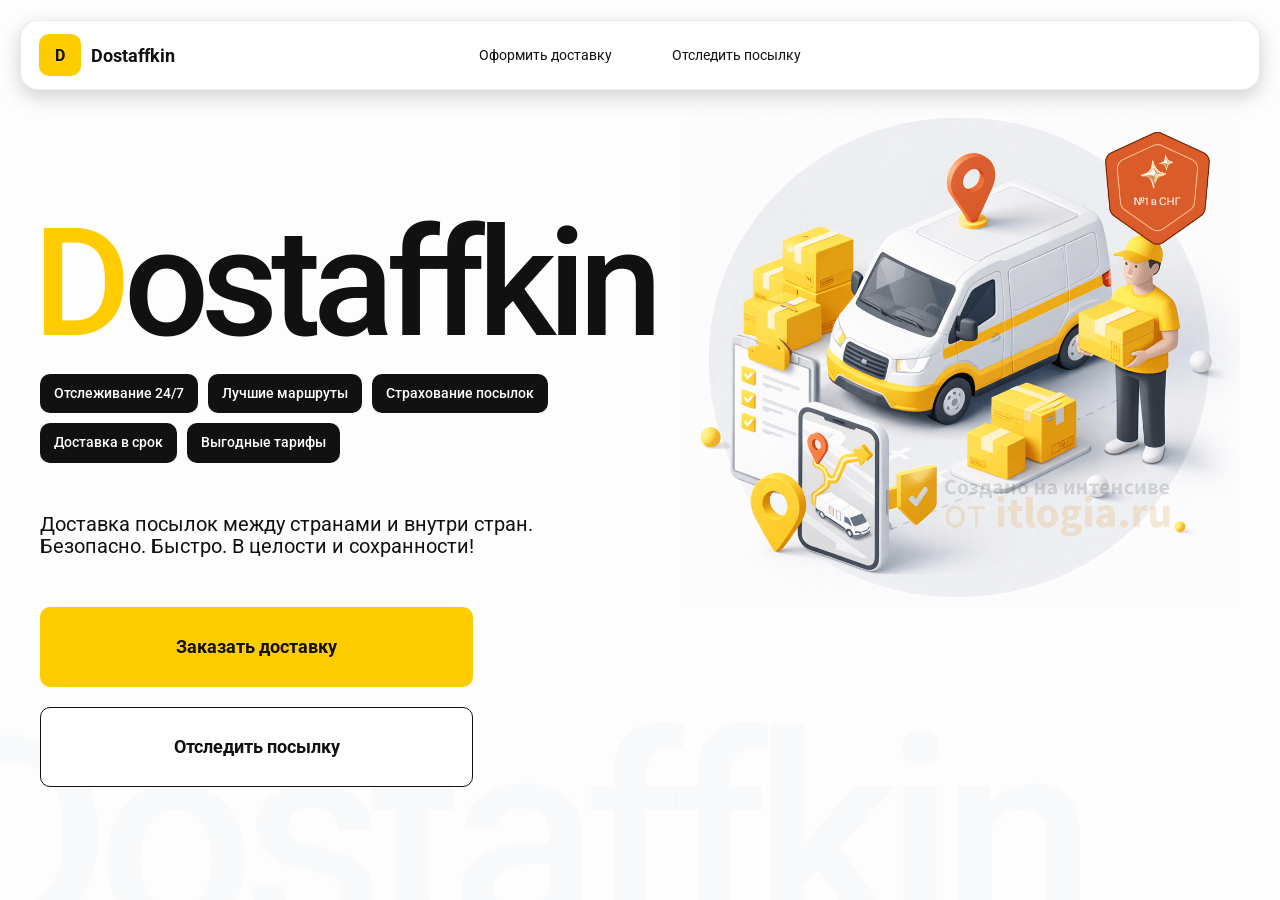
<file: index.html>
<!doctype html>
<html lang="ru">

<head>
    <meta charset="utf-8" />
    <meta name="viewport" content="width=device-width,initial-scale=1,maximum-scale=1,user-scalable=0" />

    <title>Dostaffkin — Доставка посылок между странами и внутри стран. Безопасно. Быстро. В целости и сохранности!
    </title>

    <link href="styles/base.css" rel="stylesheet" />
    <link href="styles/base_adaptive.css" rel="stylesheet" />

    <link href="styles/index.css" rel="stylesheet" />
    <link href="styles/index_adaptive.css" rel="stylesheet" />

</head>

<body>

    <div class="container">

        <header class="header">
            <a class="header-brand" href="#">
                <div class="header-logo">D</div>
                <div class="header-title">Dostaffkin</div>
            </a>

            <nav class="header-menu">
                <a class="header-link" href="./order.html">Оформить <span>доставку</span></a>
                <a class="header-link" href="./track.html">Отследить <span>посылку</span></a>
            </nav>


        </header>

        <main class="main">

            <section class="main-info">
                <div class="main-title">
                    <span>D</span>ostaffkin
                </div>

                <div class="main-features">
                    <div class="main-feature">Отслеживание 24/7</div>
                    <div class="main-feature">Лучшие маршруты</div>
                    <div class="main-feature">Страхование посылок</div>
                    <div class="main-feature">Доставка в срок</div>
                    <div class="main-feature">Выгодные тарифы</div>
                </div>

                <div class="main-description">
                    Доставка посылок между странами и внутри стран.
                    Безопасно. Быстро. В целости и сохранности!
                </div>

                <div class="main-actions">
                    <a class="button" type="button" href="./order.html">Заказать доставку</a>
                    <a class="button button-white" type="button" href="./track.html">Отследить посылку</a>
                </div>

            </section>
            <div class="main-title-ghost">Dostaffkin</div>
            <section class="main-image">
                <img src="images/main-image.png" alt="Main image" />
            </section>


        </main>




    </div>


</body>

</html>
</file>
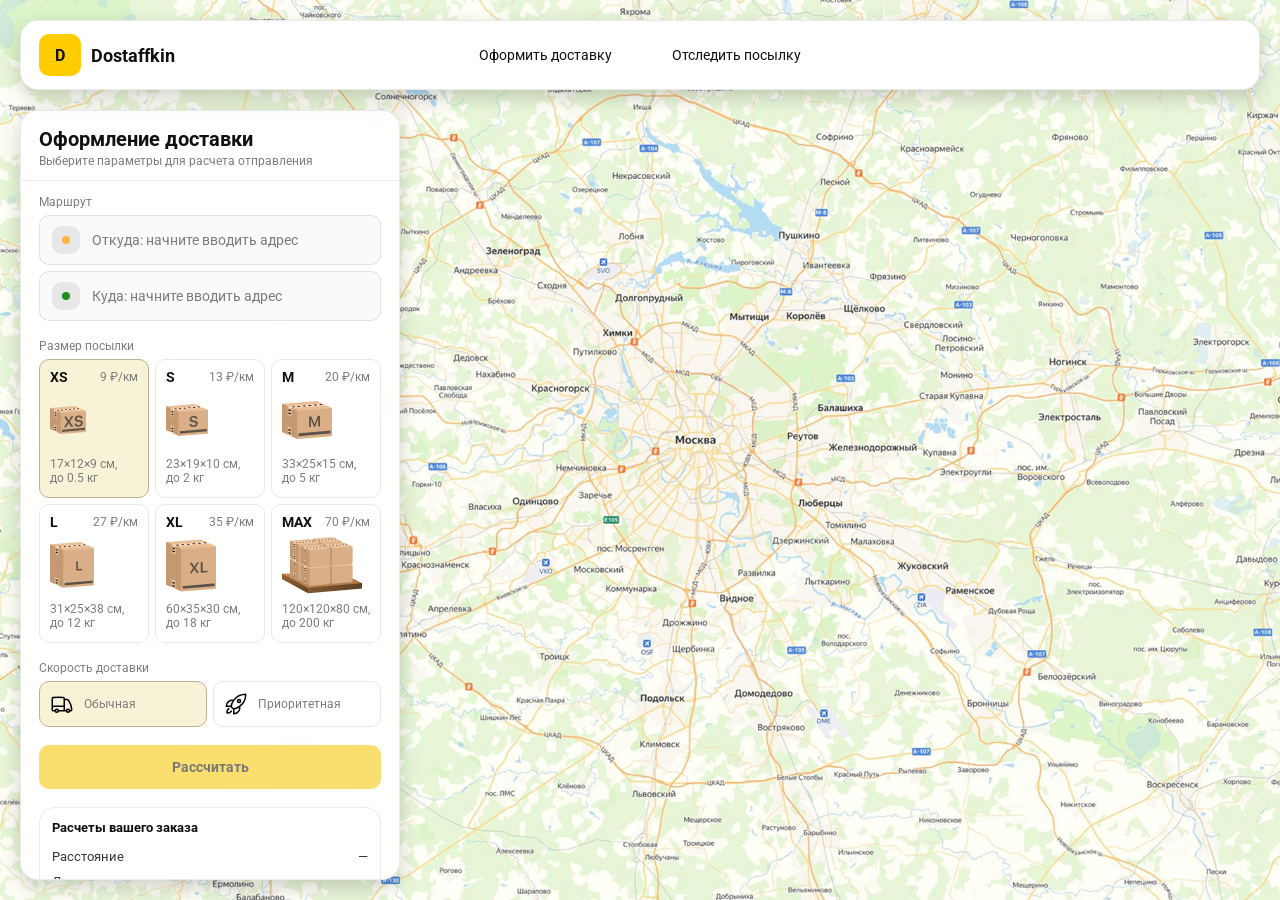
<file: order.html>
<!doctype html>
<html lang="ru">

<head>
    <meta charset="utf-8" />
    <meta name="viewport" content="width=device-width,initial-scale=1,maximum-scale=1,user-scalable=0" />
    <title>Оформление доставки</title>

    <link rel="stylesheet" href="styles/base.css" />
    <link rel="stylesheet" href="styles/base_adaptive.css" />

    <link rel="stylesheet" href="styles/order.css" />
    <link rel="stylesheet" href="styles/order_adaptive.css" />
</head>

<body>

    <div id="map"></div>


    <header class="header">
        <a class="header-brand" href="./index.html">
            <div class="header-logo">D</div>
            <div class="header-title">Dostaffkin</div>
        </a>

        <nav class="header-menu">
            <a class="header-link" href="#">Оформить <span>доставку</span></a>
            <a class="header-link" href="./track.html">Отследить <span>посылку</span></a>
        </nav>


    </header>

    <aside class="main" id="sidebar">

        <div class="main-header">
            <div class="main-title">Оформление доставки</div>
            <div class="main-text">Выберите параметры для расчета отправления</div>
        </div>

        <div class="main-content">

            <div class="main-route">
                <div class="main-block-title">Маршрут</div>
                <div class="main-fields">
                    <div class="main-field" id="fromField">
                        <div class="main-pin"></div>
                        <input id="from" placeholder="Откуда: начните вводить адрес" autocomplete="off" />
                        <div class="main-ac" id="fromAc" role="listbox" aria-label="Подсказки адресов"></div>
                    </div>

                    <div class="main-field" id="toField">
                        <div class="main-pin"></div>
                        <input id="to" placeholder="Куда: начните вводить адрес" autocomplete="off" />
                        <div class="main-ac" id="toAc" role="listbox" aria-label="Подсказки адресов"></div>
                    </div>
                </div>
            </div>

            <div class="main-package">
                <div class="main-block-title">Размер посылки</div>

                <div class="main-sizes">
                    <div class="main-size-card is-active" data-value="xs">
                        <div class="main-size-top">
                            <div class="main-size-label">XS</div>
                            <div class="main-size-rate">9 ₽/км</div>
                        </div>
                        <div class="main-size-media">
                            <img src="images/sizes/xs.png" alt="Короб XS" />
                        </div>
                        <div class="main-size-description">17×12×9 см,<br>до 0.5 кг</div>
                    </div>

                    <div class="main-size-card" data-value="s">
                        <div class="main-size-top">
                            <div class="main-size-label">S</div>
                            <div class="main-size-rate">13 ₽/км</div>
                        </div>
                        <div class="main-size-media">
                            <img src="images/sizes/s.png" alt="Короб S" />
                        </div>
                        <div class="main-size-description">23×19×10 см,<br>до 2 кг</div>
                    </div>

                    <div class="main-size-card" data-value="m">
                        <div class="main-size-top">
                            <div class="main-size-label">M</div>
                            <div class="main-size-rate">20 ₽/км</div>
                        </div>
                        <div class="main-size-media">
                            <img src="images/sizes/m.png" alt="Короб M" />
                        </div>
                        <div class="main-size-description">33×25×15 см,<br>до 5 кг</div>
                    </div>

                    <div class="main-size-card" data-value="l">
                        <div class="main-size-top">
                            <div class="main-size-label">L</div>
                            <div class="main-size-rate">27 ₽/км</div>
                        </div>
                        <div class="main-size-media">
                            <img src="images/sizes/l.png" alt="Короб L" />
                        </div>
                        <div class="main-size-description">31×25×38 см,<br>до 12 кг</div>
                    </div>

                    <div class="main-size-card" data-value="xl">
                        <div class="main-size-top">
                            <div class="main-size-label">XL</div>
                            <div class="main-size-rate">35 ₽/км</div>
                        </div>
                        <div class="main-size-media">
                            <img src="images/sizes/xl.png" alt="Короб XL" />
                        </div>
                        <div class="main-size-description">60×35×30 см,<br>до 18 кг</div>
                    </div>

                    <div class="main-size-card" data-value="max">
                        <div class="main-size-top">
                            <div class="main-size-label">MAX</div>
                            <div class="main-size-rate">70 ₽/км</div>
                        </div>
                        <div class="main-size-media main-size-media-palleta">
                            <img src="images/sizes/max.png" alt="Паллета" />
                        </div>
                        <div class="main-size-description">120×120×80 см,<br>до 200 кг</div>
                    </div>
                </div>
            </div>


            <div class="main-speed">
                <div class="main-block-title">Скорость доставки</div>

                <div class="main-speeds">
                    <div class="main-speed-card is-active" data-value="regular">
                        <img class="main-speed-media" src="images/icons/regular.svg" alt="Regular" />
                        <div class="main-speed-description">Обычная</div>
                    </div>
                    <div class="main-speed-card" data-value="fast">
                        <img class="main-speed-media" src="images/icons/fast.svg" alt="Fast" />
                        <div class="main-speed-description">Приоритетная</div>
                    </div>

                </div>
            </div>



            <div class="main-calculate-block">
                <button id="calc" class="button calculate-button" type="button" disabled>Рассчитать</button>
            </div>


            <div class="main-result" id="result">
                <div class="main-result-title">Расчеты вашего заказа</div>
                <div class="main-result-lines">
                    <div class="main-result-line"><span>Расстояние</span><span id="distanceValue">—</span></div>
                    <div class="main-result-line"><span>Доставим через</span><span id="durationValue">—</span></div>
                    <div class="main-result-line"><span>Тариф</span><span id="rateValue">—</span></div>
                </div>
                <div class="main-price">
                    <div class="main-price-label">Итого</div>
                    <div class="main-price-value" id="totalValue">—</div>
                </div>
            </div>



            <div class="main-order-box">
                <div class="main-order-form" id="orderForm">
                    <div class="main-order-title">Оформление доставки</div>
                    <div class="main-block-info-row">
                        <div class="main-block-title">Контакты</div>
                        <div class="order-fields">
                            <div class="main-field">
                                <input id="customerName" placeholder="Ваше имя" autocomplete="off" />
                            </div>
                            <div class="main-field">
                                <input id="customerPhone" placeholder="Ваш телефон" autocomplete="off"
                                    inputmode="tel" />
                            </div>
                        </div>
                    </div>
                    <div class="main-block-info-row extra-info">
                        <div class="main-block-title">Дополнительная информация</div>
                        <div class="main-field textarea">
                            <textarea id="comment" placeholder="Детали доставки и комментарии"></textarea>
                        </div>
                    </div>
                    <button id="submit" class="button main-submit-request" type="button" disabled>Отправить
                        заявку
                    </button>
                </div>

                <div class="main-order-success" id="orderSuccess">
                    <div class="main-success-icon">✓</div>
                    <div class="main-success-title">Заявка отправлена!</div>
                    <div class="main-success-title">Номер отправления – <span id="orderId"></span></div>
                    <div class="main-success-subtitle">Мы скоро свяжемся с вами</div>
                </div>
            </div>


        </div>



    </aside>



</body>

</html>
</file>
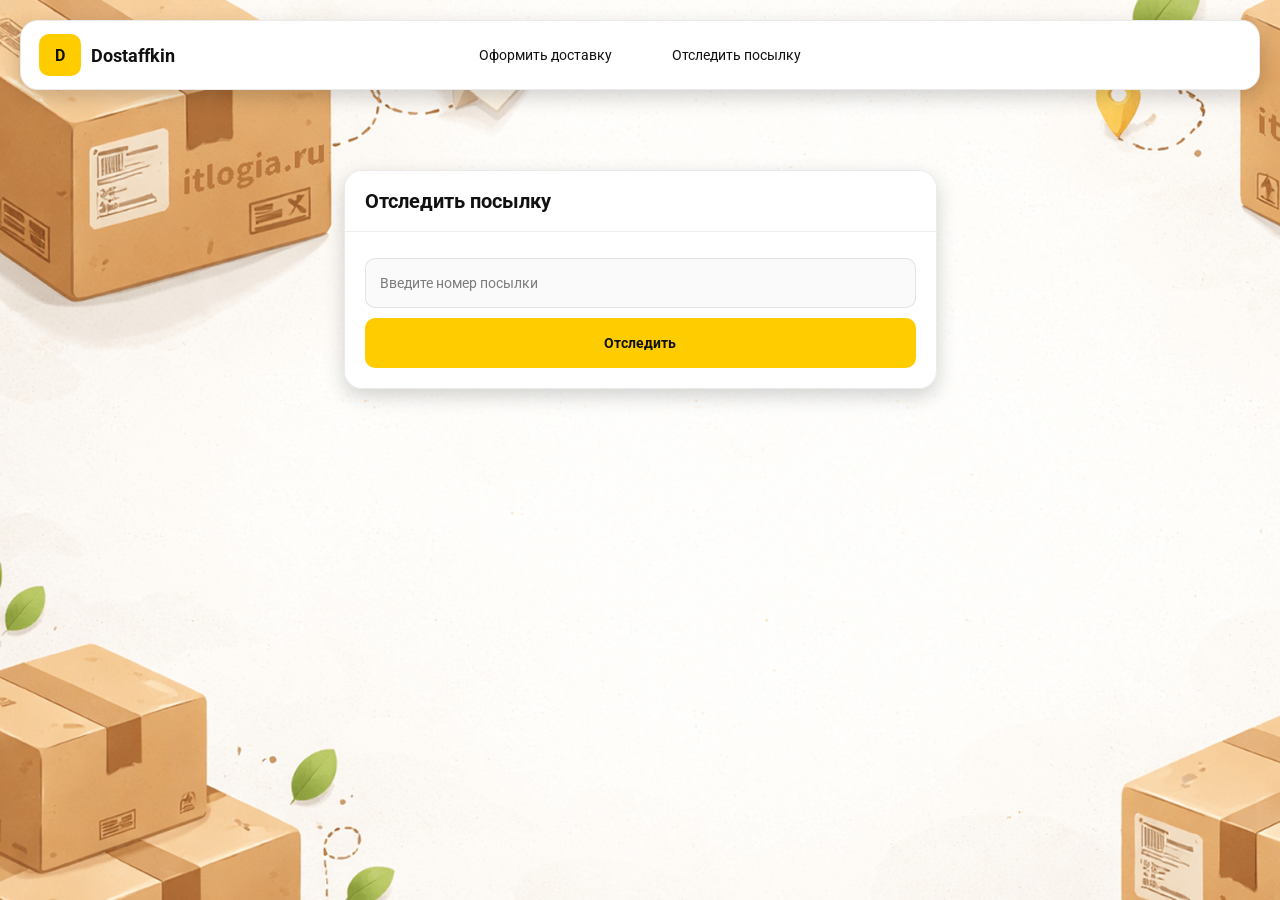
<file: track.html>
<!doctype html>
<html lang="ru">

<head>
    <meta charset="utf-8" />
    <meta name="viewport" content="width=device-width,initial-scale=1,maximum-scale=1,user-scalable=0" />
    <title>Отследить посылку</title>
    <link rel="stylesheet" href="styles/base.css" />
    <link rel="stylesheet" href="styles/base_adaptive.css" />

    <link rel="stylesheet" href="styles/track.css" />
    <link rel="stylesheet" href="styles/track_adaptive.css" />
</head>

<body>

    <div class="container">

        <header class="header">
            <a class="header-brand" href="./index.html">
                <div class="header-logo">D</div>
                <div class="header-title">Dostaffkin</div>
            </a>

            <nav class="header-menu">
                <a class="header-link" href="./order.html">Оформить <span>доставку</span></a>
                <a class="header-link" href="#">Отследить <span>посылку</span></a>
            </nav>


        </header>



        <main class="track-content">


            <section class="track-card track-search">
                <div class="track-title">Отследить посылку</div>
                <div class="track-action">
                    <div class="main-field track-field">
                        <input id="trackNumber" placeholder="Введите номер посылки" autocomplete="off" />
                    </div>
                    <button id="trackButton" class="button track-button" type="button">Отследить</button>
                </div>
            </section>




            <section class="track-card track-result" id="trackResult">
                <div class="track-result-header">
                    <div class="track-id" id="trackIdValue"></div>
                    <div class="track-routes">
                        <div class="track-route">
                            <div class="track-route-pin">
                                <svg xmlns="http://www.w3.org/2000/svg" fill="none" viewBox="0 0 24 24"
                                    stroke-width="1.5" stroke="orange" class="size-6">
                                    <path stroke-linecap="round" stroke-linejoin="round"
                                        d="M15 10.5a3 3 0 1 1-6 0 3 3 0 0 1 6 0Z" />
                                    <path stroke-linecap="round" stroke-linejoin="round"
                                        d="M19.5 10.5c0 7.142-7.5 11.25-7.5 11.25S4.5 17.642 4.5 10.5a7.5 7.5 0 1 1 15 0Z" />
                                </svg>
                            </div>
                            <div class="track-route-address" id="trackFromValue">
                                Откуда: Москва, улица Арбат, 1
                            </div>
                        </div>
                        <div class="track-route track-route-arrow">
                            <svg xmlns="http://www.w3.org/2000/svg" fill="none" viewBox="0 0 24 24" stroke-width="1.5"
                                stroke="currentColor" class="size-6">
                                <path stroke-linecap="round" stroke-linejoin="round"
                                    d="M19.5 13.5 12 21m0 0-7.5-7.5M12 21V3" />
                            </svg>
                        </div>
                        <div class="track-route">
                            <div class="track-route-pin">
                                <svg xmlns="http://www.w3.org/2000/svg" fill="none" viewBox="0 0 24 24"
                                    stroke-width="1.5" stroke="green" class="size-6">
                                    <path stroke-linecap="round" stroke-linejoin="round"
                                        d="M15 10.5a3 3 0 1 1-6 0 3 3 0 0 1 6 0Z" />
                                    <path stroke-linecap="round" stroke-linejoin="round"
                                        d="M19.5 10.5c0 7.142-7.5 11.25-7.5 11.25S4.5 17.642 4.5 10.5a7.5 7.5 0 1 1 15 0Z" />
                                </svg>
                            </div>
                            <div class="track-route-address" id="trackToValue">
                                Куда: Минск, проспект Независимости, 58
                            </div>
                        </div>
                    </div>
                </div>
                <div class="track-info">
                    <div class="track-status-title">Статус данной посылки:</div>
                    <div class="track-status-list" id="trackStatusList">


                        <div class="track-status created">
                            <img src="images/icons/created.svg" class="track-status-icon" alt="Created">
                            <div class="track-status-text">
                                <div class="track-status-text-state">Создан</div>
                                <div class="track-status-text-date">10.01.2026</div>
                            </div>
                        </div>

                        <div class="track-status in-way">
                            <img src="images/icons/in-way.svg" class="track-status-icon" alt="In way">
                            <div class="track-status-text">
                                <div class="track-status-text-state">В пути: Москва</div>
                                <div class="track-status-text-date">18.01.2026</div>
                            </div>
                        </div>

                        <div class="track-status ready">
                            <img src="images/icons/ready.svg" class="track-status-icon" alt="Ready">
                            <div class="track-status-text">
                                <div class="track-status-text-state">Готов к выдаче</div>
                                <div class="track-status-text-date">25.01.2026</div>
                            </div>
                        </div>

                        <div class="track-status done">
                            <img src="images/icons/done.svg" class="track-status-icon" alt="Done">
                            <div class="track-status-text">
                                <div class="track-status-text-state">Вручен</div>
                                <div class="track-status-text-date">27.01.2026</div>
                            </div>
                        </div>

                    </div>
                </div>
            </section>

        </main>




    </div>

</body>

</html>
</file>
<file: styles/base.css>
*, *::before, *::after {
    box-sizing: border-box;
}

@font-face {
    font-family: "Roboto";
    src: url("../fonts/Roboto-Regular.ttf");
    font-weight: normal;
}

@font-face {
    font-family: "Roboto";
    src: url("../fonts/Roboto-Bold.ttf");
    font-weight: bold;
}

@font-face {
    font-family: "Roboto";
    src: url("../fonts/Roboto-Medium.ttf");
    font-weight: 500;
}


html, body {
    margin: 0;
    color: #111111;
    font-family: "Roboto", sans-serif;
}

body {
    background: #FDFDFD;
}



.header{

    border-radius: 18px;
    box-shadow: 0 7px 20px 0 #0000002E;
    backdrop-filter: blur(10px);
    background: #ffffff;
    left: 20px;
    border: 1px solid rgba(0, 0, 0, 0.08);
    position: fixed;
    right: 20px;
    top: 20px;
    padding: 14px 18px;
    height: 70px;
    display: flex;
    align-items: center;
    z-index: 6;


}


.header-brand {
    display: flex;
    align-items: center;
    text-decoration: none;
    gap: 10px;
}

.header-logo {
    width: 42px;
    height: 42px;
    border-radius: 10px;
    background: #FFCC00;
    display: grid;
    place-items: center;
    font-weight: bold;
    color: #111;
}

.header-title {
    font-size: 18px;
    font-weight: bold;
    color: #111111;
    text-decoration: none;
}

.header-menu {
    display: flex;
    align-items: center;
    gap: 60px;
    margin: 0;
    position: absolute;
    left: 50%;
    transform: translateX(-50%);
}

.header-link {
    font-size: 14px;
    color: #111111;
    text-decoration: none;
}


.button {
    border: 0;
    outline: none;
    height: 44px;
    border-radius: 10px;
    font-size: 14px;
    font-weight: bold;
    cursor: pointer;
    font-family: inherit;
    transition: transform .08s ease, opacity .12s ease;
    background: #ffcc00;
    color: #111111;
    text-align: center;
    text-decoration: none;
}

.button:hover {
    background-color: #E5BC19;
}

.button:disabled {
    cursor: not-allowed;
    background-color: #FADE6E;
    color: #787878;
    transform: none;
}

.button.button-white {
    background: #ffffff;
    border: 1px solid #111111;
}

.button.button-white:hover {
    background: rgb(241 241 241);
}


.main-field {
    display: flex;
    align-items: center;
    margin-top: 6px;
    gap: 10px;
    border: 1px solid #1111111A;
    background: #FAFAFA;
    border-radius: 10px;
    padding: 10px 12px;
    position: relative;
    box-sizing: border-box;
    height: 50px;
}

.main-field.textarea {
    height: auto;
}

.main-pin {
    width: 28px;
    height: 28px;
    border-radius: 10px;
    background: rgba(17, 17, 17, 0.08);
    display: grid;
    place-items: center;
    flex: 0 0 auto;
    position: relative;
}

.main-pin::before {
    content: "";
    width: 8px;
    height: 8px;
    border-radius: 999px;
    background: orange;
    opacity: .75;
    display: block;
}

.main-field:last-child .main-pin::before {
    background: green;
    opacity: .85;
}

input, textarea {
    width: 100%;
    border: 0;
    outline: none;
    background: transparent;
    font-size: 14px;
    color: #111111;
    font-family: inherit;
}

textarea {
    resize: vertical;
    min-height: 72px;
    padding: 2px 0;
}

input::placeholder, textarea::placeholder {
    color: #7C7C7C;
}

.main-field:focus-within {
    border-color: rgba(0, 0, 0, 0.20);
    box-shadow: 0 0 0 4px rgba(255, 204, 0, 0.35);
    background: rgba(255, 255, 255, 0.75);
}
</file>
<file: styles/base_adaptive.css>
@media (max-width: 767px) {
    .header {
        left: 10px;
        right: 10px;
        top: 10px;
    }

    .header-link span {
        display: none;
    }

    .header-menu {
        gap: 20px;
        justify-content: flex-start;
        margin: 0 0 0 30px;
        position: static;
        transform: none;
    }
}

@media (max-width: 420px) {
    .header-title {
        display: none;
    }
}

@media (max-width: 374px) {
    .header-menu {
        gap: 10px;
        margin: 0 0 0 10px;
    }
}
</file>
<file: styles/index.css>
.container {
    overflow: hidden;
    min-height: 100vh;
}


.main {
    padding: 111px 40px 40px;
    position: relative;
    display: flex;
}


.main-info {
    max-width: 840px;
    width: 100%;
    position: relative;
}


.main-title {
    margin-top: 98px;
    font-weight: 500;
    font-size: 200px;
    line-height: 1;
    letter-spacing: -0.05em;
    color: #111111;
    left: -15px;
    position: relative;
}

.main-title span {
    color: #ffcc00;
}


.main-features {
    margin-top: 15px;
    display: flex;
    flex-wrap: wrap;
    gap: 10px;
}

.main-feature {
    background: #111111;
    color: #ffffff;
    padding: 12px 14px;
    font-weight: 500;
    font-size: 14px;
    line-height: 1.1;
    border-radius: 10px;
}

.main-description {
    margin-top: 50px;
    max-width: 500px;
    font-size: 20px;
    line-height: 1.1;
    color: #111111;
}


.main-actions {
    margin-top: 50px;
    display: flex;
    flex-direction: column;
    gap: 20px;
}

.main-actions .button {
    height: 80px;
    width: 433px;
    font-size: 18px;
    font-weight: bold;
    place-items: center;
    display: grid;
}


.main-title-ghost {
    position: absolute;
    z-index: -1;
    left: -70px;
    bottom: -150px;
    font-weight: 500;
    font-size: 278px;
    line-height: 1;
    letter-spacing: -0.05em;
    color: #ECEDF04D;
}

.main-image {
    width: 1024px;
    top: 100px;
    z-index: -2;
}

.main-image img {
    width: 100%;
    max-width: 1024px;
    height: auto;
    display: block;
}
</file>
<file: styles/index_adaptive.css>
@media (max-width: 1760px) {
    .main-title {
        font-size: 150px;
        left: -7px;
    }

    .main-info {
        max-width: 640px;
    }
}

@media (max-width: 1200px) {
    .main-info {
        max-width: 540px;
    }

    .main {
        padding: 111px 20px 20px;
    }

    .main-title {
        font-size: 120px;
        left: -4px;
    }

    .main-title-ghost {
        font-size: 220px;
    }
}


@media (max-width: 1024px) {
    .main-title {
        margin-top: 30px;
    }

    .main {
        flex-direction: column-reverse;
    }

    .main-image {
        max-width: 350px;
        position: absolute;
        left: 370px;
        top: 370px;
    }

    .main-info {
        max-width: 100%;
    }

    .main-actions {
        gap: 10px;
    }

    .main-actions .button {
        height: 50px;
        font-size: 14px;
        width: auto;
        max-width: 300px;
    }

    .main-description {
        max-width: 350px;
    }
}


@media (max-width: 570px) {
    .main-title {
        font-size: 88px;
    }

    .main-description {
        max-width: 100%
    }

    .main-actions {
       width: 100%;
    }

    .main-actions .button {
        width: 100%;
        max-width: 100%
    }

    .main-image {
        max-width: 650px;
        position: absolute;
        left: 170px;
        top: 70px;
        opacity: 0.2;
    }
}

@media (max-width: 400px) {
    .main-title {
        font-size: 70px;
    }
}
</file>
<file: styles/order.css>
#map {
    background-image: url("../images/order-bg.png");
    background-size: cover;
    position: fixed;
    inset: 0;
}


.main {
    border-radius: 18px;
    box-shadow: 0 7px 20px 0 #0000002E;
    backdrop-filter: blur(10px);
    background: rgba(255, 255, 255, 0.96);
    left: 20px;
    border: 1px solid rgba(0, 0, 0, 0.08);
    position: fixed;
    top: 110px;
    bottom: 20px;
    width: 380px;
    display: flex;
    flex-direction: column;
    overflow: hidden;
    z-index: 5;
}


.main-header {
    padding: 18px 18px 12px 18px;
    border-bottom: 1px solid rgba(0, 0, 0, 0.06);
    display: flex;
    flex-direction: column;
}

.main-title {
    font-size: 20px;
    line-height: 100%;
    font-weight: bold;
}

.main-text {
    font-size: 12px;
    margin-top: 5px;
    color: #7C7C7C;
}


.main-content {
    padding: 14px 18px 18px 18px;
    overflow: auto;
    scrollbar-width: none;
    display: flex;
    flex-direction: column;
    gap: 18px;
    flex: 1;
}


.main-block-title {
    font-size: 12px;
    color: #7C7C7C;
}

.main-route .main-block-title,
.main-package .main-block-title {
    margin-bottom: 6px;
}



.main-sizes {
    display: grid;
    gap: 6px;
    grid-template-columns: repeat(3, 1fr);
}

.main-size-card {
    border: 1px solid #E8E8E7;
    background: #FFFFFF;
    border-radius: 10px;
    padding: 10px;
    cursor: pointer;
    user-select: none;
    transition: transform .08s ease, border-color .12s ease, background .12s ease;
    min-height: 139px;
}

.main-size-card:hover {
    transform: translateY(-1px);
}

.main-size-card.is-active {
    background-color: #F8F2D6;
    border-color: #B7B196;
}

.main-size-top {
    display: flex;
    align-items: center;
    justify-content: space-between;
}

.main-size-label {
    font-weight: bold;
    font-size: 14px;
    color: #111111;
    line-height: 100%;
}

.main-size-rate {
    font-size: 12px;
    color: #7C7C7C;
    line-height: 100%;
}

.main-size-media {
    margin-top: 8px;
    height: 57px;
}

.main-size-description {
    margin-top: 8px;
    font-size: 12px;
    color: #7C7C7C;
    line-height: 1.2;
}



.calculate-button {
    width: 100%;
}



.main-result {
    border: 1px solid rgba(0, 0, 0, 0.08);
    background: rgba(255, 255, 255, 0.75);
    border-radius: 16px;
    padding: 12px;
    line-height: 1.25;
}

.main-result-title {
    font-weight: bold;
    font-size: 13px;
    color: #111111;
    margin-bottom: 13px;
}

.main-result-lines {
    gap: 8px;
    display: flex;
    flex-direction: column;
}

.main-result-line {
    font-size: 13px;
    color: rgba(17, 17, 17, 0.85);
    display: flex;
    justify-content: space-between;
}

.main-price {
    margin-top: 18px;
    padding-top: 10px;
    border-top: 1px dashed rgba(0, 0, 0, 0.12);
    display: flex;
    align-items: baseline;
    justify-content: space-between;
}

.main-price-label {
    font-size: 12px;
    color: rgba(17, 17, 17, 0.55);
}

.main-price-value {
    font-size: 20px;
    font-weight: bold;
    color: #111111;
    letter-spacing: -0.3px;
}


.main-order-box {
    background: #ffffff;
    border: 1px solid #E8E8E7;
    border-radius: 10px;
    padding: 12px;
}

.main-order-title {
    margin-bottom: 8px;
    font-weight: bold;
    font-size: 14px;
    color: #111111;
}

.main-block-info {
    display: flex;
    flex-direction: column;
    gap: 6px;
}

.order-fields {
    display: grid;
    grid-template-columns: 1fr 1fr;
    column-gap: 10px;
    margin-top: 6px;
}

.main-block-info-row.extra-info {
    display: block;
    margin-top: 13px;
}

.main-submit-request {
    width: 100%;
    margin-top: 6px;
}

.main-order-success {
    display: none;
    text-align: center;
    padding: 22px 12px;
    gap: 12px;
}

.main-order-success.is-visible {
    display: flex;
    flex-direction: column;
    align-items: center;
}

.main-success-icon {
    width: 56px;
    height: 56px;
    border-radius: 50%;
    background: #16a34a;
    color: #ffffff;
    display: grid;
    place-items: center;
    font-size: 30px;
}

.main-success-title {
    font-size: 14px;
    font-weight: bold;
    color: #111111;
}

.main-success-subtitle {
    font-size: 12px;
    color: rgba(17, 17, 17, 0.55);
    line-height: 1.3;
}


.main-speed .main-block-title {
    margin-bottom: 6px;
}

.main-speeds {
    display: grid;
    gap: 6px;
    grid-template-columns: repeat(2, 1fr);
}

.main-speed-card {
    border: 1px solid #E8E8E7;
    background: #FFFFFF;
    border-radius: 10px;
    padding: 10px;
    cursor: pointer;
    user-select: none;
    transition: transform .08s ease, border-color .12s ease, background .12s ease;
    display: flex;
    align-items: center;
    gap: 10px;
}

.main-speed-card:hover {
    transform: translateY(-1px);
}

.main-speed-card.is-active {
    background-color: #F8F2D6;
    border-color: #B7B196;
}

.main-speed-description {
    font-size: 12px;
    color: #7C7C7C;
    line-height: 1.2;
}
</file>
<file: styles/order_adaptive.css>
@media (max-width: 767px) {
    .main {
        left: 10px;
        right: 10px;
        top: 50%;
        bottom: 12px;
        width: auto;
        max-width: none;
    }
}

@media (max-width: 420px) {
    .main-sizes {
        grid-template-columns: repeat(2, 1fr);
    }
}
</file>
<file: styles/track.css>
.container {
    background: #F4F4F4 url("../images/track-bg.png");
    background-size: cover;
    min-height: 100vh;
    padding: 170px 0 50px 0;
}


.track-content {
    width: 593px;
    margin: 0 auto;
}


.track-card {
    width: 100%;
    border-radius: 18px;
    box-shadow: 0 7px 20px 0 #0000002E;
    backdrop-filter: blur(10px);
    background: rgba(255, 255, 255, 0.96);
    border: 1px solid rgba(0, 0, 0, 0.08);
}

.track-title {
    font-size: 20px;
    line-height: 100%;
    font-weight: bold;
    border-bottom: 1px solid #EEEEEE;
    padding: 20px;
}

.track-action {
    padding: 20px;
}

.track-button {
    width: 100%;
    height: 50px;
}

.track-field {
    margin-bottom: 10px;
}



.track-result {
    margin-top: 5px;
    display: none;
}

.track-result.is-visible {
    display: block;
}

.track-result-header {
    font-weight: bold;
    font-size: 14px;
    color: #111111;
    padding: 20px;
    border-bottom: 1px solid #EEEEEE;
}

.track-id {
    margin-bottom: 12px;
    font-size: 20px;
}

.track-routes {
    display: flex;
    flex-direction: column;
    gap: 10px;
    font-weight: normal;
}

.track-route {
    display: flex;
    align-items: center;
    gap: 10px;
}

.track-route-pin {
    width: 24px;
    height: 24px;
    flex-shrink: 0;
}

.track-route-arrow {
    padding: 15px 0;
    width: 24px;
    height: 24px;
}

.track-info {
    padding: 20px;
}

.track-status {
    display: flex;
    align-items: center;
    font-size: 12px;
    gap: 10px;
}

.track-status-title {
    font-size: 14px;
    color: #111111;
    margin-bottom: 20px;
}

.track-status-list {
    display: flex;
    flex-direction: column;
    gap: 15px;
}

.track-status-icon {
    width: 40px;
    height: 40px;
    border-radius: 50%;
    background: rgba(17, 17, 17, 0.08);
    display: grid;
    place-items: center;
    flex: 0 0 auto;
}

.track-status.created .track-status-icon {
    background-color: #F1CB00;
}

.track-status.in-way .track-status-icon {
    background-color: #F08A11;
}

.track-status.ready .track-status-icon {
    background-color: #A35D0A;
}

.track-status.done .track-status-icon {
    background-color: #37C93B;
}

.track-status-text {
    display: flex;
    align-items: center;
    justify-content: space-between;
    color: #111111;
    font-size: 12px;
    flex: 1;
}

.track-status-date {
    color: rgba(17, 17, 17, 0.55);
}
</file>
<file: styles/track_adaptive.css>
@media (max-width: 767px) {
    .container {
        padding: 130px 0 50px 0;
    }

    .track-content {
        width: 100%;
        padding-left: 10px;
        padding-right: 10px;
    }

    .track-result-header {
        padding: 20px;
    }
}
</file>
